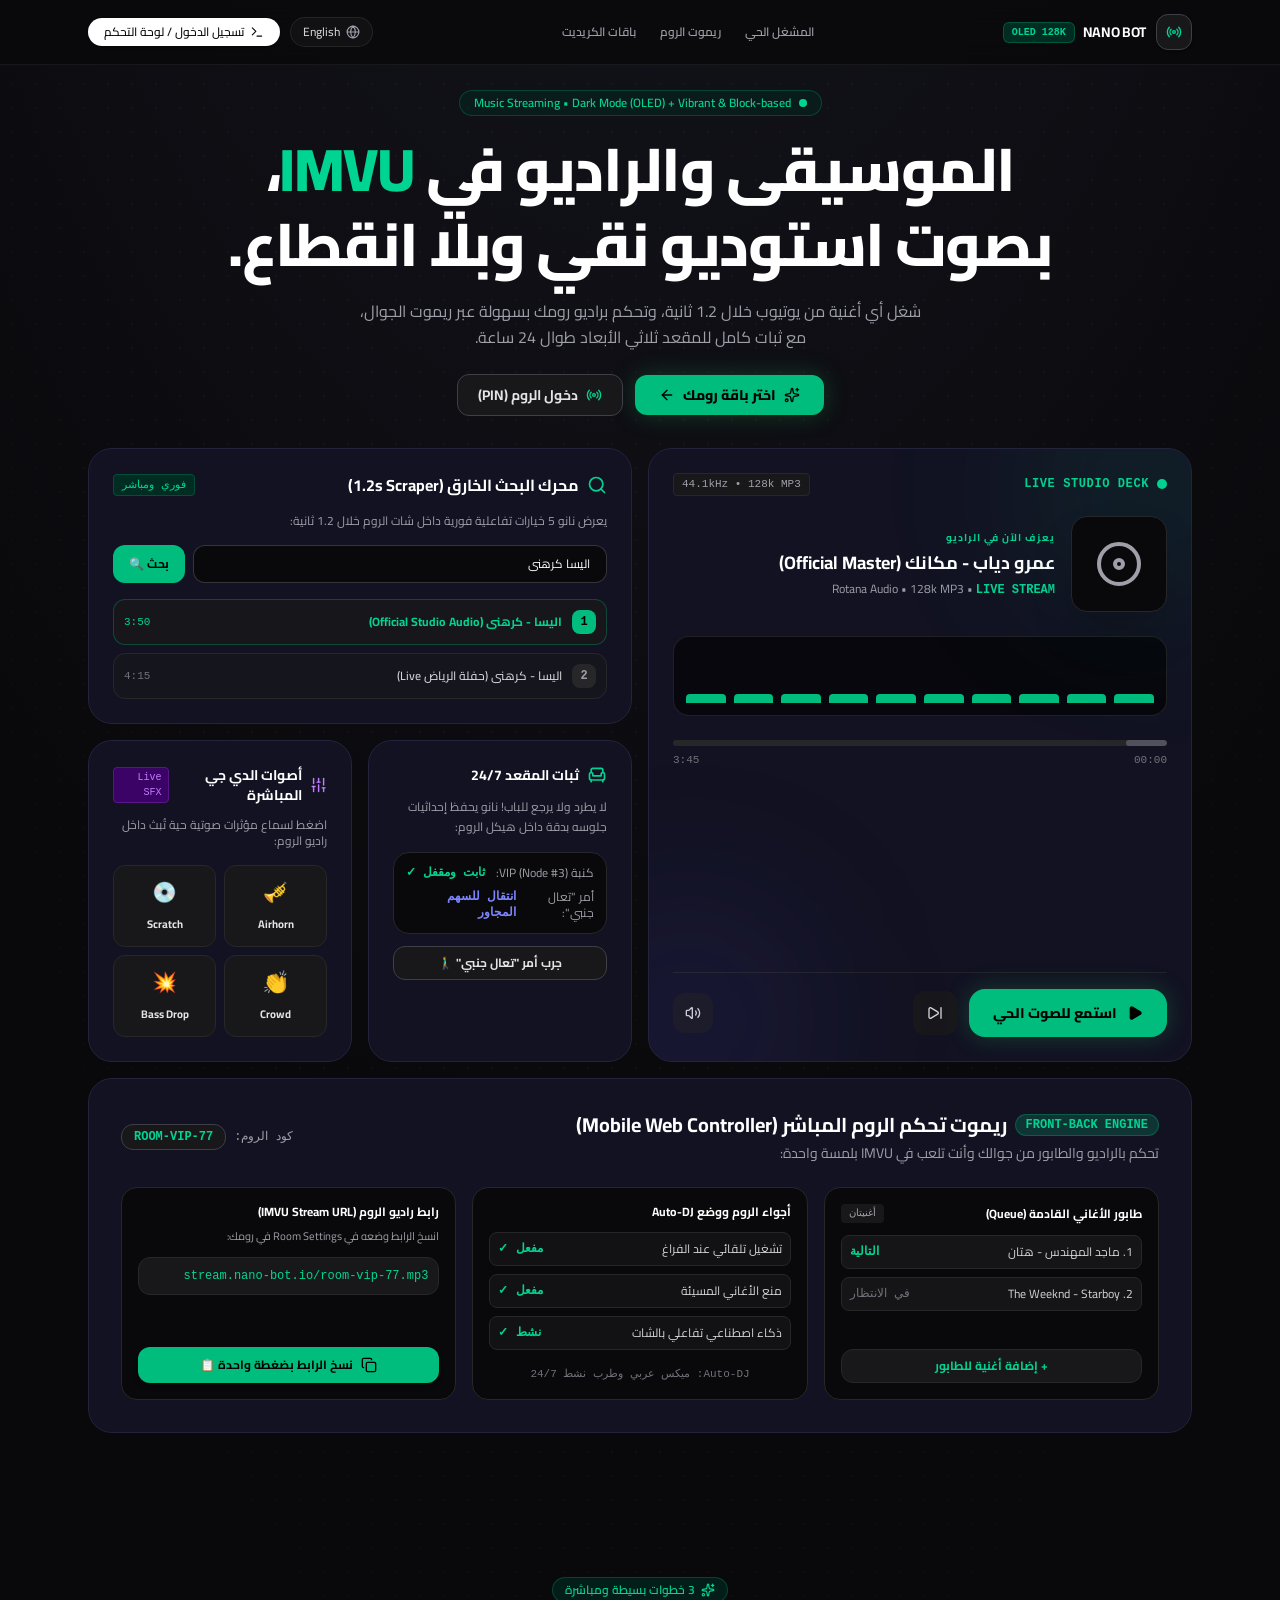
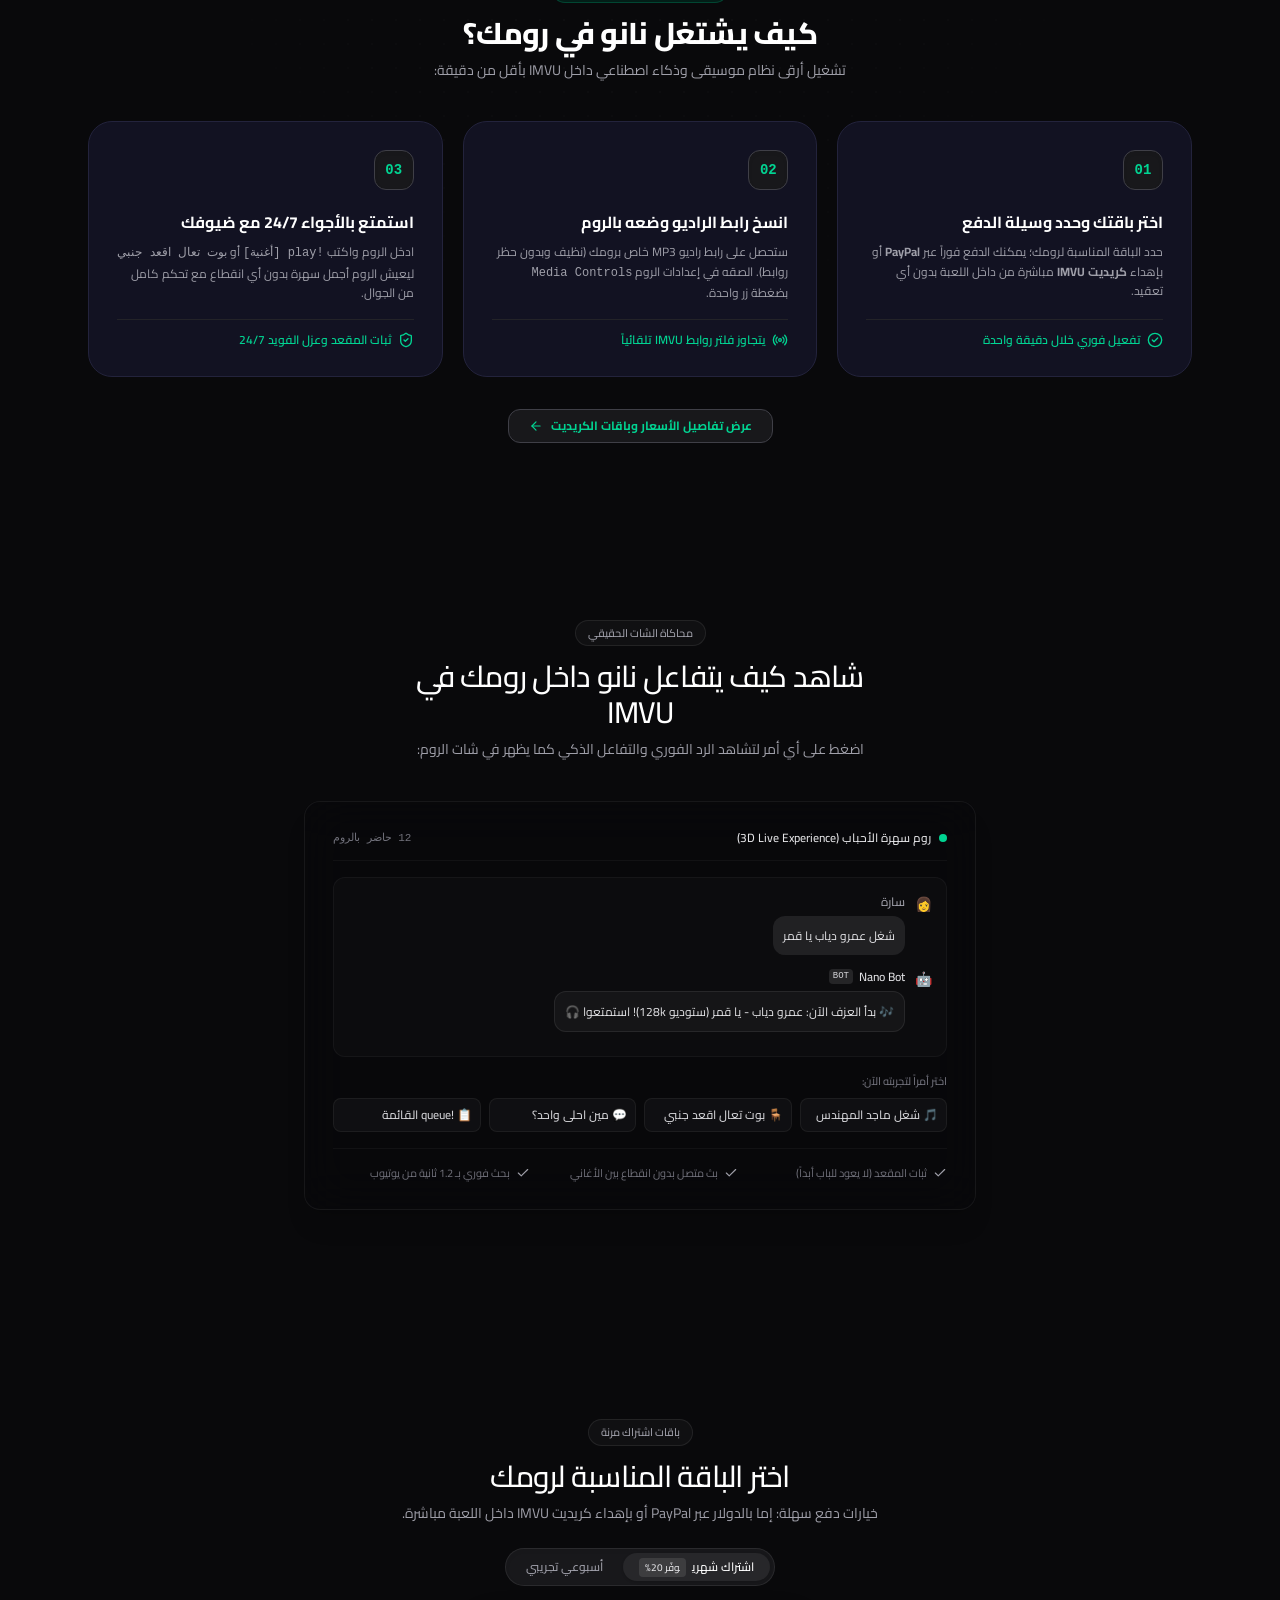
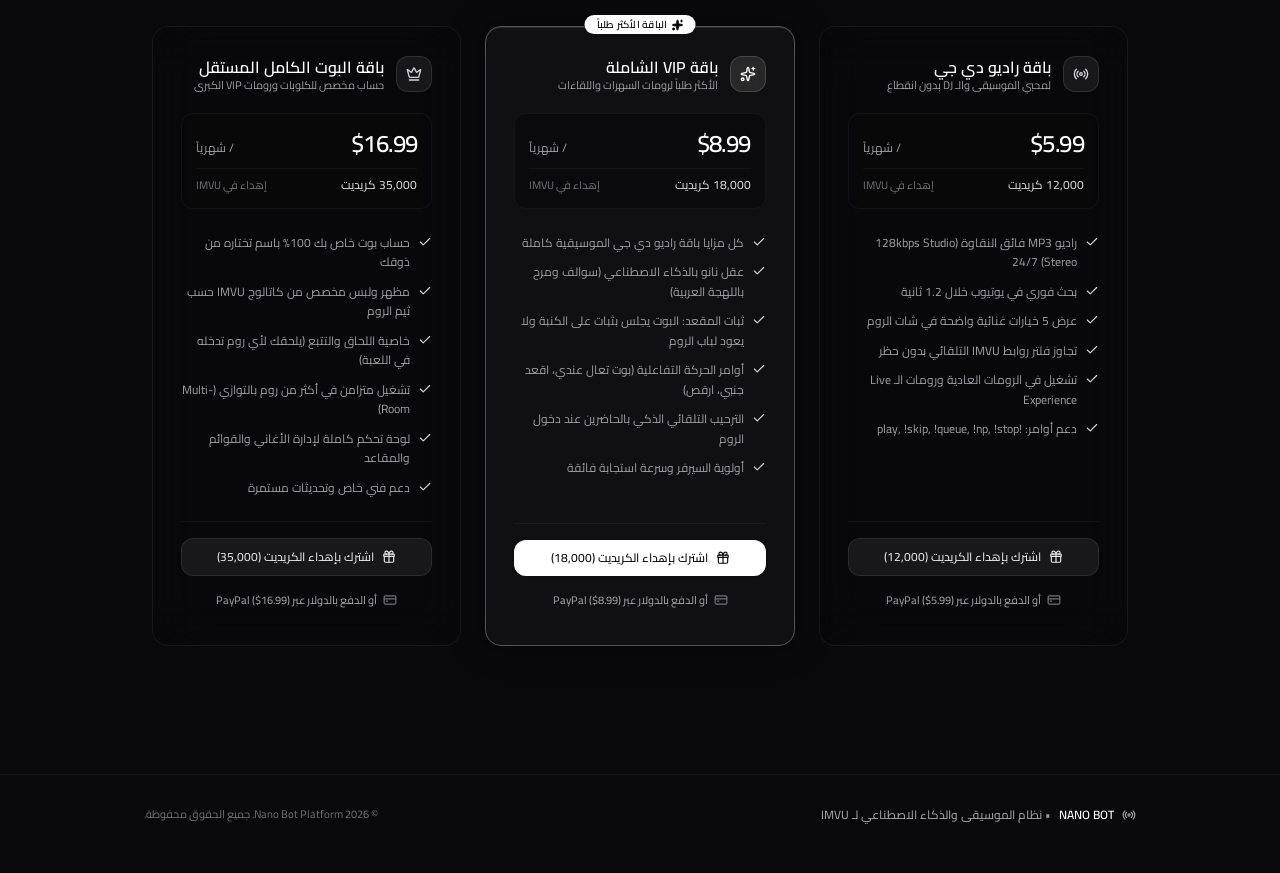
<file: index.html>
<!doctype html>
<html lang="ar" dir="rtl">
  <head>
    <meta charset="UTF-8" />
    <link rel="icon" type="image/svg+xml" href="./favicon.svg" />
    <meta name="viewport" content="width=device-width, initial-scale=1.0" />
    <title>Nano Bot | منصة الذكاء الاصطناعي والموسيقى لـ IMVU</title>
    <link rel="preconnect" href="https://fonts.googleapis.com">
    <link rel="preconnect" href="https://fonts.gstatic.com" crossorigin>
    <link href="https://fonts.googleapis.com/css2?family=Cairo:wght@300;400;500;600;700;800;900&display=swap" rel="stylesheet">
    <script type="module" crossorigin src="./assets/index-C6d7cmtt.js"></script>
    <link rel="stylesheet" crossorigin href="./assets/index-BdWbzr2b.css">
  </head>
  <body class="bg-[#050811] text-slate-100 antialiased selection:bg-cyan-500 selection:text-black">
    <div id="root"></div>
  </body>
</html>
</file>
